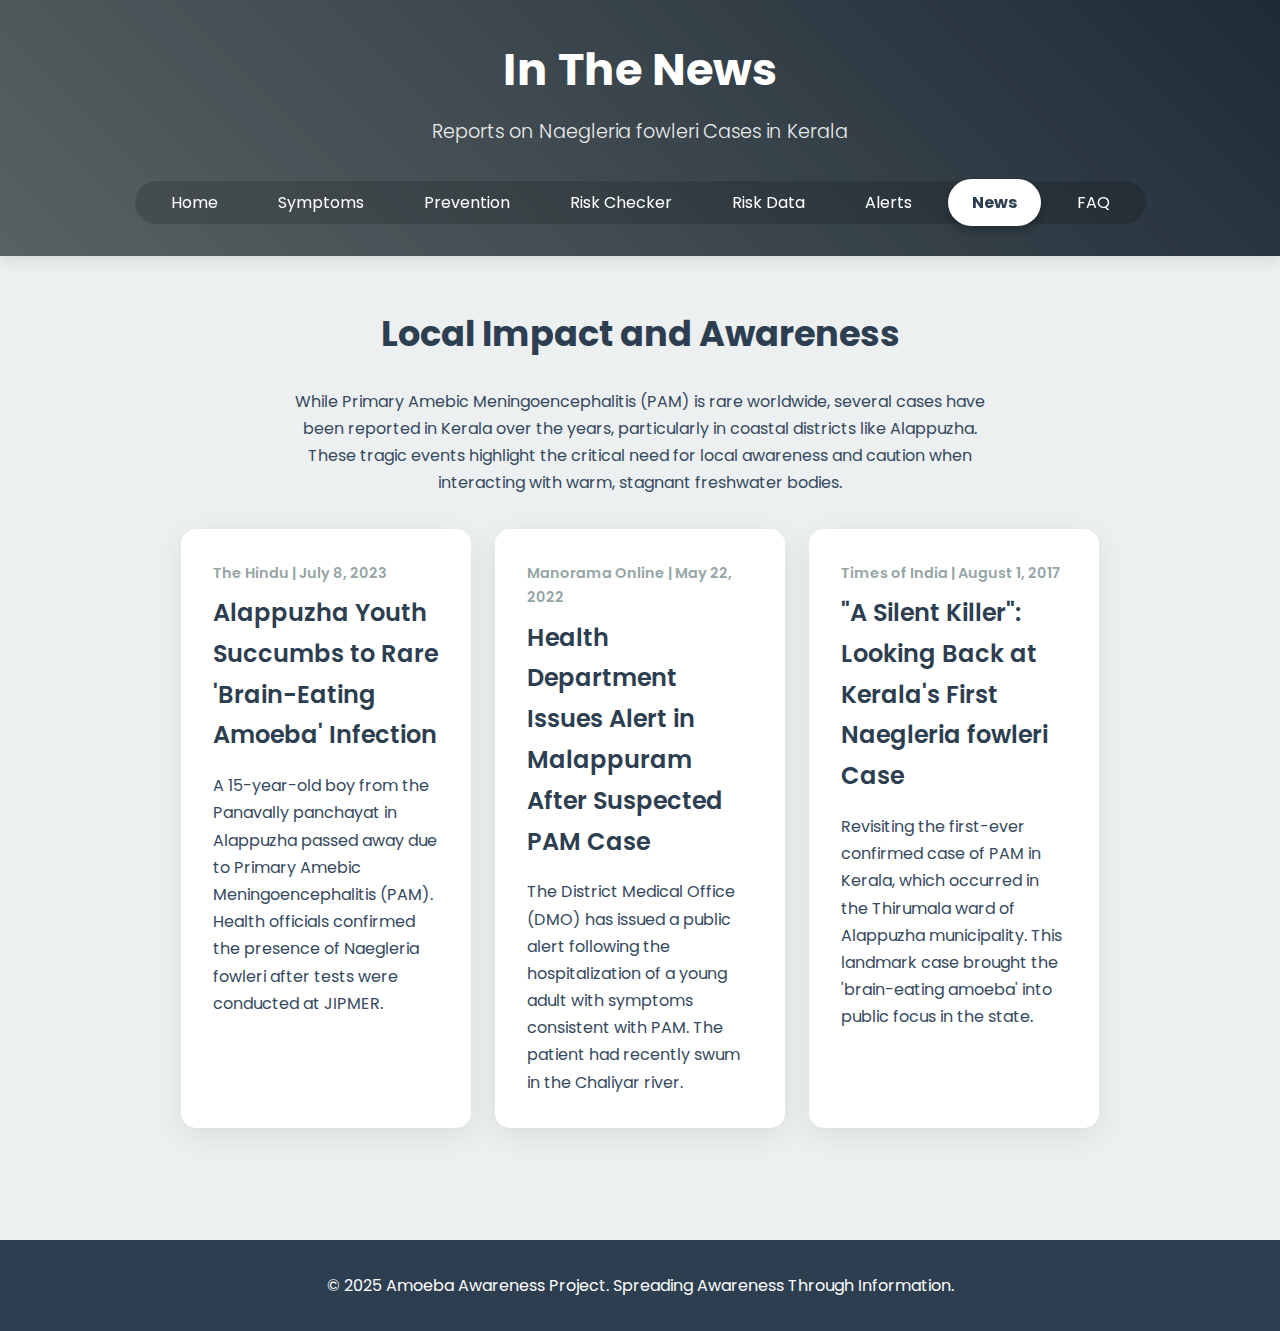
<file: news.html>
<!DOCTYPE html>
<html lang="en">

<head>
    <meta charset="UTF-8" />
    <meta name="viewport" content="width=device-width, initial-scale=1.0" />
    <title>In The News: Kerala Cases</title>
    <link rel="preconnect" href="https://fonts.googleapis.com">
    <link rel="preconnect" href="https://fonts.gstatic.com" crossorigin>
    <link href="https://fonts.googleapis.com/css2?family=Poppins:wght@300;400;600;700&display=swap" rel="stylesheet">
    <link rel="stylesheet" href="style.css" />
</head>

<body class="theme-news">
    <header>
        <h1>In The News</h1>
        <p>Reports on Naegleria fowleri Cases in Kerala</p>
        <nav>
            <a href="index.html">Home</a>
            <a href="symptoms.html">Symptoms</a>
            <a href="prevention.html">Prevention</a>
            <a href="risk_checker.html">Risk Checker</a>
            <a href="data_maps.html">Risk Data</a>

            <a href="notifications.html">Alerts</a>
            <a href="news.html" class="active-tab">News</a>
            <a href="faq.html">FAQ</a>
        </nav>
    </header>
    <main class="content">
        <section>
            <h2>Local Impact and Awareness</h2>
            <p style="text-align: center; max-width: 700px; margin: auto; margin-bottom: 2rem;">
                While Primary Amebic Meningoencephalitis (PAM) is rare worldwide, several cases have been reported in
                Kerala over the years, particularly in coastal districts like Alappuzha. These tragic events highlight
                the critical need for local awareness and caution when interacting with warm, stagnant freshwater
                bodies.
            </p>
            <div class="card-container">
                <div class="card">
                    <p class="news-source">The Hindu | July 8, 2023</p>
                    <h3>Alappuzha Youth Succumbs to Rare 'Brain-Eating Amoeba' Infection</h3>
                    <p>A 15-year-old boy from the Panavally panchayat in Alappuzha passed away due to Primary Amebic
                        Meningoencephalitis (PAM). Health officials confirmed the presence of Naegleria fowleri after
                        tests were conducted at JIPMER.</p>
                </div>
                <div class="card">
                    <p class="news-source">Manorama Online | May 22, 2022</p>
                    <h3>Health Department Issues Alert in Malappuram After Suspected PAM Case</h3>
                    <p>The District Medical Office (DMO) has issued a public alert following the hospitalization of a
                        young adult with symptoms consistent with PAM. The patient had recently swum in the Chaliyar
                        river.</p>
                </div>
                <div class="card">
                    <p class="news-source">Times of India | August 1, 2017</p>
                    <h3>"A Silent Killer": Looking Back at Kerala's First Naegleria fowleri Case</h3>
                    <p>Revisiting the first-ever confirmed case of PAM in Kerala, which occurred in the Thirumala ward
                        of Alappuzha municipality. This landmark case brought the 'brain-eating amoeba' into public
                        focus in the state.</p>
                </div>
            </div>
        </section>
    </main>
    <footer>
        <p>© 2025 Amoeba Awareness Project. Spreading Awareness Through Information.</p>
    </footer>
</body>

</html>
</file>
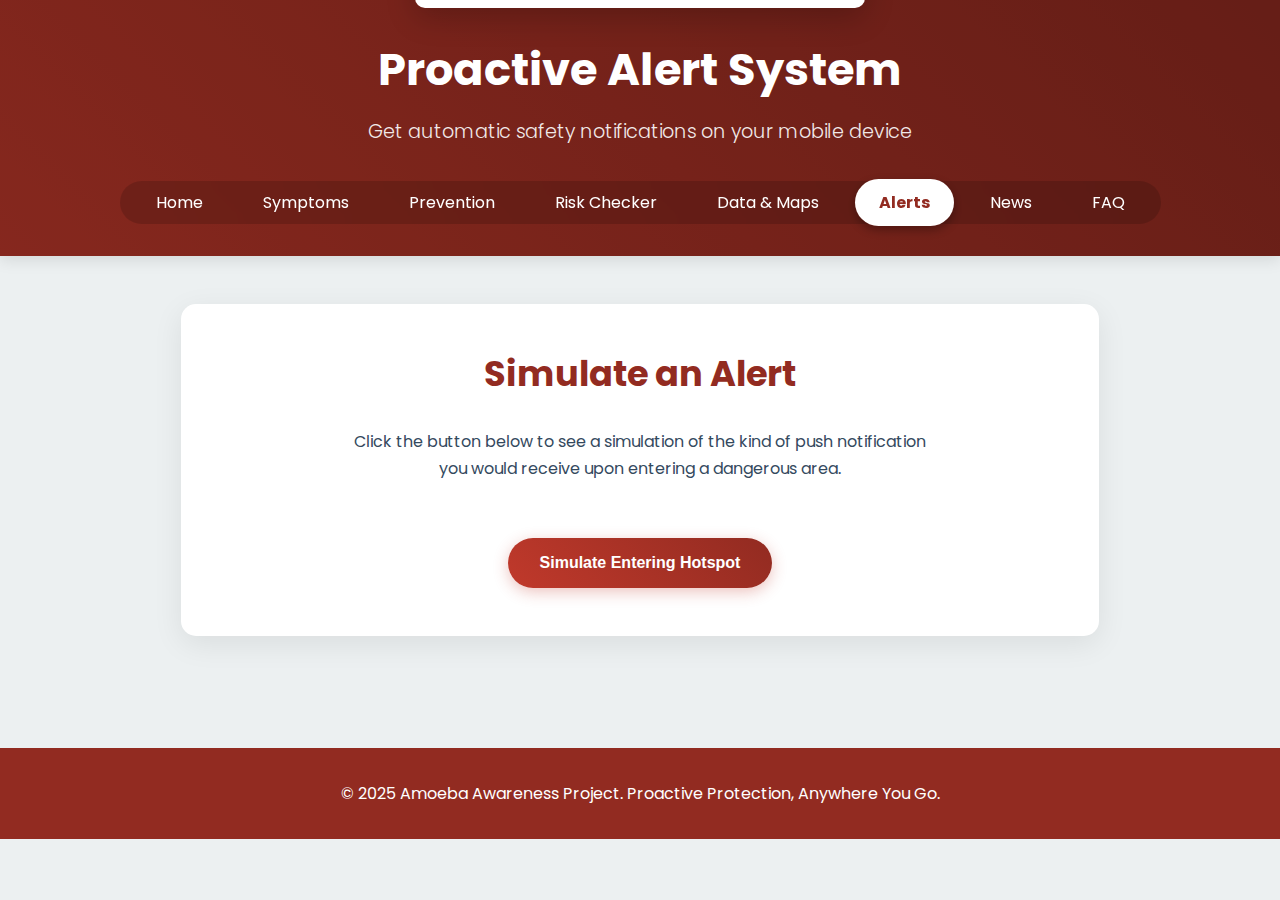
<file: notifications.html>
<!DOCTYPE html>
<html lang="en">

<head>
    <meta charset="UTF-8" />
    <meta name="viewport" content="width=device-width, initial-scale=1.0" />
    <title>Proactive Alert System</title>
    <link rel="preconnect" href="https://fonts.googleapis.com">
    <link rel="preconnect" href="https://fonts.gstatic.com" crossorigin>
    <link href="https://fonts.googleapis.com/css2?family=Poppins:wght@300;400;600;700&display=swap" rel="stylesheet">
    <link rel="stylesheet" href="style.css" />
</head>

<body class="theme-notifications">
    <div id="notificationBanner" class="notification-banner">
        <span class="notification-icon">⚠️</span>
        <div class="notification-text">
            <strong>High-Risk Area Alert</strong>
            <p>You have entered an area with a known high-risk waterbody. Tap for details.</p>
        </div>
        <span class="notification-close" onclick="closeNotification()">&times;</span>
    </div>
    <header>
        <h1>Proactive Alert System</h1>
        <p>Get automatic safety notifications on your mobile device</p>
        <nav>
            <a href="index.html">Home</a>
            <a href="symptoms.html">Symptoms</a>
            <a href="prevention.html">Prevention</a>
            <a href="risk_checker.html">Risk Checker</a>
            <a href="data_maps.html">Data & Maps</a>
           
            <a href="notifications.html" class="active-tab">Alerts</a>
            <a href="news.html">News</a>
            <a href="faq.html">FAQ</a>
        </nav>
    </header>
    <main class="content">
        <section class="live-map-section">
            <h2>Simulate an Alert</h2>
            <p style="text-align: center; max-width: 600px; margin: auto; margin-bottom: 2rem;">
                Click the button below to see a simulation of the kind of push notification you would receive upon
                entering a dangerous area.
            </p>
            <div class="buttons">
                <button class="btn btn-secondary" onclick="showNotification()">Simulate Entering Hotspot</button>
            </div>
        </section>
    </main>
    <footer>
        <p>© 2025 Amoeba Awareness Project. Proactive Protection, Anywhere You Go.</p>
    </footer>
    <script>
        const banner = document.getElementById('notificationBanner');
        function showNotification() { banner.classList.add('show'); setTimeout(() => { closeNotification(); }, 8000); }
        function closeNotification() { banner.classList.remove('show'); }
    </script>
</body>

</html>
</file>
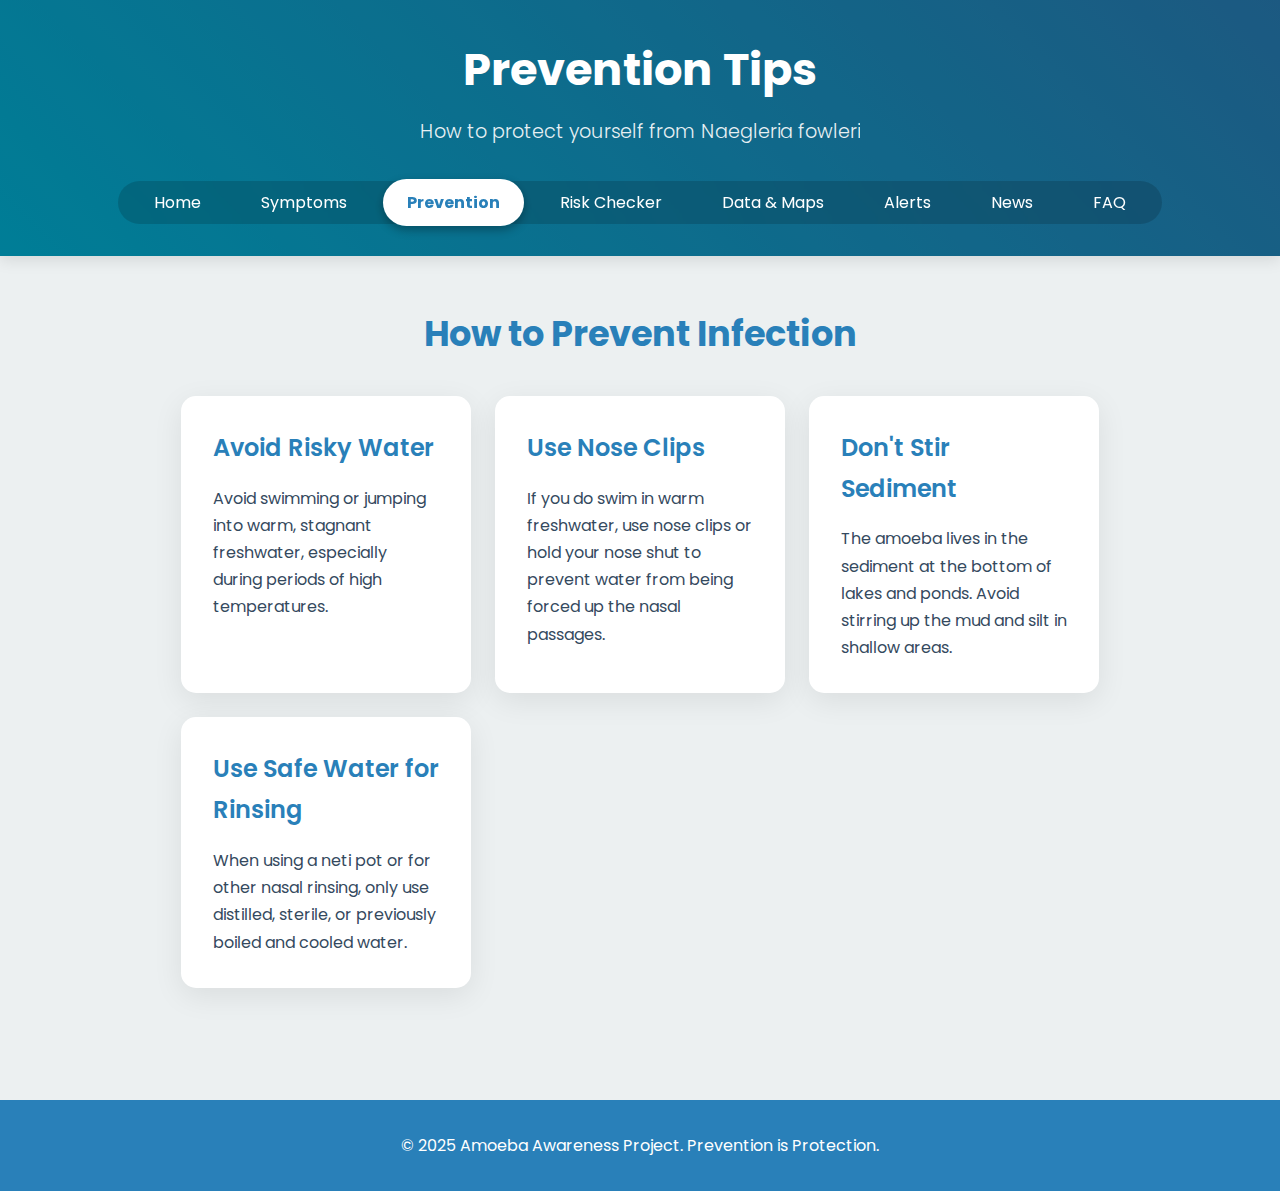
<file: prevention.html>
<!DOCTYPE html>
<html lang="en">

<head>
    <meta charset="UTF-8" />
    <meta name="viewport" content="width=device-width, initial-scale=1.0" />
    <title>Amoeba Infection Prevention</title>
    <link rel="preconnect" href="https://fonts.googleapis.com">
    <link rel="preconnect" href="https://fonts.gstatic.com" crossorigin>
    <link href="https://fonts.googleapis.com/css2?family=Poppins:wght@300;400;600;700&display=swap" rel="stylesheet">
    <link rel="stylesheet" href="style.css" />
</head>

<body class="theme-prevention">
    <header>
        <h1>Prevention Tips</h1>
        <p>How to protect yourself from Naegleria fowleri</p>
        <nav>
            <a href="index.html">Home</a>
            <a href="symptoms.html">Symptoms</a>
            <a href="prevention.html" class="active-tab">Prevention</a>
            <a href="risk_checker.html">Risk Checker</a>
            <a href="data_maps.html">Data & Maps</a>
            
            <a href="notifications.html">Alerts</a>
            <a href="news.html">News</a>
            <a href="faq.html">FAQ</a>
        </nav>
    </header>
    <main class="content">
        <section>
            <h2>How to Prevent Infection</h2>
            <div class="card-container">
                <div class="card">
                    <h3>Avoid Risky Water</h3>
                    <p>Avoid swimming or jumping into warm, stagnant freshwater, especially during periods of high
                        temperatures.</p>
                </div>
                <div class="card">
                    <h3>Use Nose Clips</h3>
                    <p>If you do swim in warm freshwater, use nose clips or hold your nose shut to prevent water from
                        being forced up the nasal passages.</p>
                </div>
                <div class="card">
                    <h3>Don't Stir Sediment</h3>
                    <p>The amoeba lives in the sediment at the bottom of lakes and ponds. Avoid stirring up the mud and
                        silt in shallow areas.</p>
                </div>
                <div class="card">
                    <h3>Use Safe Water for Rinsing</h3>
                    <p>When using a neti pot or for other nasal rinsing, only use distilled, sterile, or previously
                        boiled and cooled water.</p>
                </div>
            </div>
        </section>
    </main>
    <footer>
        <p>© 2025 Amoeba Awareness Project. Prevention is Protection.</p>
    </footer>
</body>

</html>
</file>
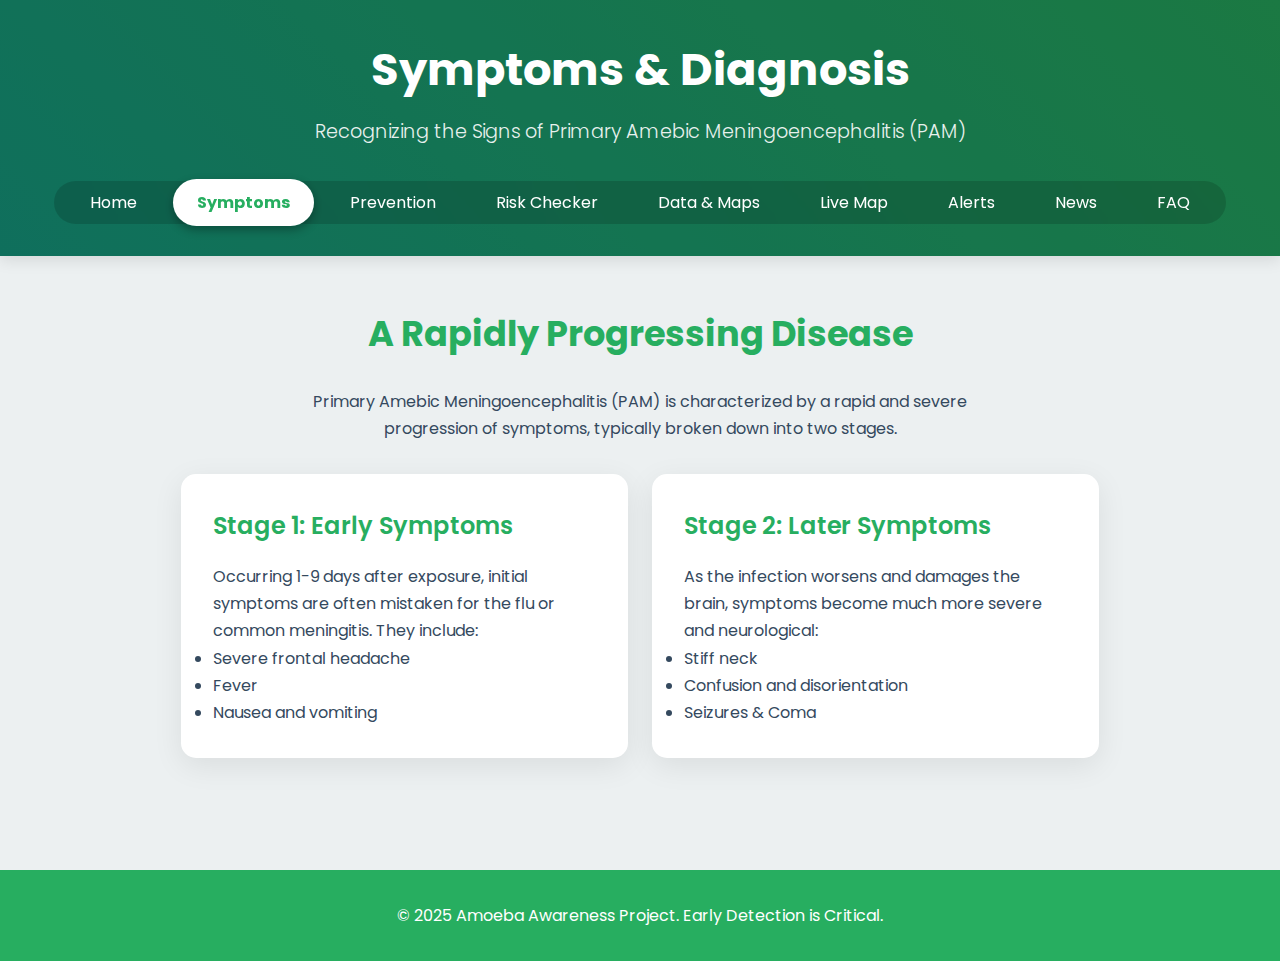
<file: symptoms.html>
<!DOCTYPE html>
<html lang="en">

<head>
    <meta charset="UTF-8" />
    <meta name="viewport" content="width=device-width, initial-scale=1.0" />
    <title>Symptoms & Diagnosis</title>
    <link rel="preconnect" href="https://fonts.googleapis.com">
    <link rel="preconnect" href="https://fonts.gstatic.com" crossorigin>
    <link href="https://fonts.googleapis.com/css2?family=Poppins:wght@300;400;600;700&display=swap" rel="stylesheet">
    <link rel="stylesheet" href="style.css" />
</head>

<body class="theme-symptoms">
    <header>
        <h1>Symptoms & Diagnosis</h1>
        <p>Recognizing the Signs of Primary Amebic Meningoencephalitis (PAM)</p>
        <nav>
            <a href="index.html">Home</a>
            <a href="symptoms.html" class="active-tab">Symptoms</a>
            <a href="prevention.html">Prevention</a>
            <a href="risk_checker.html">Risk Checker</a>
            <a href="data_maps.html">Data & Maps</a>
            <a href="live_map.html">Live Map</a>
            <a href="notifications.html">Alerts</a>
            <a href="news.html">News</a>
            <a href="faq.html">FAQ</a>
            
        </nav>
    </header>
    <main class="content">
        <section>
            <h2>A Rapidly Progressing Disease</h2>
            <p style="text-align: center; max-width: 700px; margin: auto; margin-bottom: 2rem;">
                Primary Amebic Meningoencephalitis (PAM) is characterized by a rapid and severe progression of symptoms,
                typically broken down into two stages.
            </p>
            <div class="card-container">
                <div class="card">
                    <h3>Stage 1: Early Symptoms</h3>
                    <p>Occurring 1-9 days after exposure, initial symptoms are often mistaken for the flu or common
                        meningitis. They include:</p>
                    <ul>
                        <li>Severe frontal headache</li>
                        <li>Fever</li>
                        <li>Nausea and vomiting</li>
                    </ul>
                </div>
                <div class="card">
                    <h3>Stage 2: Later Symptoms</h3>
                    <p>As the infection worsens and damages the brain, symptoms become much more severe and
                        neurological:</p>
                    <ul>
                        <li>Stiff neck</li>
                        <li>Confusion and disorientation</li>
                        <li>Seizures & Coma</li>
                    </ul>
                </div>
            </div>
        </section>
    </main>
    <footer>
        <p>© 2025 Amoeba Awareness Project. Early Detection is Critical.</p>
    </footer>
</body>

</html>
</file>
<file: style.css>
/* --- Professional Multi-Theme Style for Project A.W.A.R.E. --- */

/* 1. Global Styles & Font Import */
@import url('https://fonts.googleapis.com/css2?family=Poppins:wght@300;400;600;700&display=swap');

* {
    margin: 0;
    padding: 0;
    box-sizing: border-box;
}

html {
    scroll-behavior: smooth;
}

body {
    font-family: 'Poppins', sans-serif;
    background-color: #ecf0f1;
    color: #34495e;
    line-height: 1.7;
}

/* 2. Base Structure (Colors will be overridden by themes) */
header {
    color: white;
    padding: 2rem 1rem;
    text-align: center;
    box-shadow: 0 4px 15px rgba(0, 0, 0, 0.1);
    position: relative; /* Needed for ::before pseudo-element */
    z-index: 1; /* Ensure header content is above the pseudo-element */
}

/* Overlay for text readability over background image */
header::before {
    content: '';
    position: absolute;
    top: 0;
    left: 0;
    width: 100%;
    height: 100%;
    background-color: rgba(0, 0, 0, 0.3); /* Dark transparent overlay */
    z-index: -1; /* Place behind header content */
}


header h1 {
    font-size: 2.8rem;
    font-weight: 700;
    margin-bottom: 0.5rem;
}

header p {
    font-size: 1.2rem;
    font-weight: 300;
    opacity: 0.9;
}

nav {
    background-color: rgba(0, 0, 0, 0.15);
    border-radius: 50px;
    display: inline-block;
    padding: 0.5rem;
    margin-top: 2rem;
    backdrop-filter: blur(10px);
}

nav a {
    color: white;
    text-decoration: none;
    padding: 0.75rem 1.5rem;
    margin: 0 0.25rem;
    border-radius: 30px;
    font-weight: 400;
    transition: background-color 0.3s ease, color 0.3s ease;
}

/* --- ACTIVE TAB HIGHLIGHT --- */
nav a.active-tab {
    background-color: white;
    color: var(--theme-dark, #2c3e50); /* Use theme dark color */
    font-weight: 700;
    box-shadow: 0 4px 10px rgba(0, 0, 0, 0.3);
}

.content {
    padding: 3rem 1rem;
    max-width: 950px;
    margin: auto;
}

h2 {
    font-size: 2.2rem;
    font-weight: 700;
    margin-bottom: 1.5rem;
    text-align: center;
}

h3 {
    font-size: 1.5rem;
    font-weight: 600;
}

.card-container {
    display: grid;
    grid-template-columns: repeat(auto-fit, minmax(280px, 1fr));
    gap: 1.5rem;
    margin-top: 2rem;
}

.card {
    background: #ffffff;
    border-radius: 15px;
    padding: 2rem;
    box-shadow: 0 8px 30px rgba(0, 0, 0, 0.08);
    transition: transform 0.3s ease, box-shadow 0.3s ease;
}

.card:hover {
    transform: translateY(-10px);
    box-shadow: 0 12px 40px rgba(0, 0, 0, 0.12);
}

.card h3 {
    margin-bottom: 1rem;
    display: flex;
    align-items: center;
    gap: 0.75rem;
}

.card-icon {
    width: 28px;
    height: 28px;
}

.buttons {
    margin-top: 3rem;
    text-align: center;
}

.btn {
    display: inline-block;
    margin: 0.5rem;
    padding: 1rem 2rem;
    font-size: 1rem;
    font-weight: 600;
    color: white;
    text-decoration: none;
    border-radius: 50px;
    transition: all 0.3s ease;
    border: none;
    cursor: pointer;
}

.btn:hover {
    transform: scale(1.05);
}

footer {
    color: white;
    text-align: center;
    padding: 2rem;
    margin-top: 4rem;
}

/* --- PAGE-SPECIFIC THEMES --- */

/* Home Theme (Dark Blue with Amoeba BG) */
.theme-home {
    --theme-dark: #2c3e50; /* Primary Dark Blue */
    --theme-accent: #3498db;
    --theme-secondary: #16a085;
}

.theme-home header {
    background: var(--theme-dark);
    /* NEW: Using the generated amoeba image */
    background-image: url('assets/amoeba_banner.jpg'); /* Assuming the image is saved here */
    background-size: cover; /* Cover the entire header area */
    background-position: center center; /* Center the image */
    background-repeat: no-repeat; /* Ensure it doesn't tile */
}

.theme-home h2,
.theme-home h3 {
    color: var(--theme-dark);
}

.theme-home nav a:hover {
    background-color: rgba(255, 255, 255, 0.2);
}

.theme-home .card {
    border-top: 4px solid var(--theme-accent);
}

.theme-home .card-icon {
    fill: var(--theme-accent);
}

.theme-home .btn {
    background: linear-gradient(45deg, var(--theme-secondary), #1abc9c);
    box-shadow: 0 4px 15px rgba(22, 160, 133, 0.3);
}

.theme-home .btn-secondary {
    background: linear-gradient(45deg, var(--theme-accent), #3498db);
    box-shadow: 0 4px 15px rgba(52, 152, 219, 0.3);
}

.theme-home footer {
    background-color: var(--theme-dark);
}

/* Symptoms Theme (Clinical Green) */
.theme-symptoms {
    --theme-dark: #27ae60;
    --theme-accent: #2ecc71;
    --theme-secondary: #0077b6;
}

.theme-symptoms header {
    background: linear-gradient(45deg, #16a085, var(--theme-dark));
}

.theme-symptoms h2,
.theme-symptoms h3 {
    color: var(--theme-dark);
}

.theme-symptoms nav a:hover {
    background-color: rgba(255, 255, 255, 0.2);
}

.theme-symptoms .card {
    border-top-color: var(--theme-accent);
}

.theme-symptoms .card-icon {
    fill: var(--theme-accent);
}

.theme-symptoms footer {
    background-color: var(--theme-dark);
}

/* Prevention Theme (Calm Blue) */
.theme-prevention {
    --theme-dark: #2980b9;
    --theme-accent: #3498db;
    --theme-secondary: #16a085;
}

.theme-prevention header {
    background: linear-gradient(45deg, #00b4d8, var(--theme-dark));
}

.theme-prevention h2,
.theme-prevention h3 {
    color: var(--theme-dark);
}

.theme-prevention nav a:hover {
    background-color: rgba(255, 255, 255, 0.2);
}

.theme-prevention .card {
    border-top-color: var(--theme-accent);
}

.theme-prevention .card-icon {
    fill: var(--theme-accent);
}

.theme-prevention footer {
    background-color: var(--theme-dark);
}

/* Risk Checker Theme (Caution Yellow/Orange) */
.theme-risk-checker {
    --theme-dark: #d35400;
    --theme-accent: #f39c12;
    --theme-secondary: #c0392b;
}

.theme-risk-checker header {
    background: linear-gradient(45deg, #f39c12, var(--theme-dark));
}

.theme-risk-checker h2,
.theme-risk-checker h3 {
    color: var(--theme-dark);
}

.theme-risk-checker nav a:hover {
    background-color: rgba(255, 255, 255, 0.2);
}

.theme-risk-checker .card {
    border-top-color: var(--theme-accent);
}
.theme-risk-checker .btn {
    background: linear-gradient(45deg, var(--theme-accent), var(--theme-dark));
    box-shadow: 0 4px 15px rgba(243, 156, 18, 0.3);
    color: white; 
    font-weight: 700;
}

.theme-risk-checker .card-icon {
    fill: var(--theme-accent);
}

.theme-risk-checker footer {
    background-color: var(--theme-dark);
}

/* Data & Maps Theme (Deep Purple/Tech) */
.theme-datamaps {
    --theme-dark: #8e44ad;
    --theme-accent: #9b59b6;
    --theme-secondary: #2980b9;
}

.theme-datamaps header {
    background: linear-gradient(45deg, #4e54c8, var(--theme-dark));
}

.theme-datamaps h2,
.theme-datamaps h3 {
    color: var(--theme-dark);
}

.theme-datamaps nav a:hover {
    background-color: rgba(255, 255, 255, 0.2);
}

.theme-datamaps .card {
    border-top-color: var(--theme-accent);
}

.theme-datamaps .card-icon {
    fill: var(--theme-accent);
}

.theme-datamaps footer {
    background-color: var(--theme-dark);
}

/* Live Map Theme (Urgent Red) */
.theme-livemap {
    --theme-dark: #c0392b;
    --theme-accent: #e74c3c;
    --theme-secondary: #2980b9;
}

.theme-livemap header {
    background: linear-gradient(45deg, #e74c3c, var(--theme-dark));
}

.theme-livemap h2,
.theme-livemap h3 {
    color: var(--theme-dark);
}

.theme-livemap nav a:hover {
    background-color: rgba(255, 255, 255, 0.2);
}

.theme-livemap .card {
    border-top-color: var(--theme-accent);
}

.theme-livemap .card-icon {
    fill: var(--theme-accent);
}

.theme-livemap footer {
    background-color: var(--theme-dark);
}

/* Notifications/Alerts Theme (Dark Red) */
.theme-notifications {
    --theme-dark: #922b21;
    --theme-accent: #c0392b;
    --theme-secondary: #7b241c;
}

.theme-notifications header {
    background: linear-gradient(45deg, #c0392b, var(--theme-dark));
}

.theme-notifications h2,
.theme-notifications h3 {
    color: var(--theme-dark);
}

.theme-notifications nav a:hover {
    background-color: rgba(255, 255, 255, 0.2);
}

.theme-notifications .card {
    border-top-color: var(--theme-accent);
}

.theme-notifications .card-icon {
    fill: var(--theme-accent);
}

.theme-notifications .btn-secondary {
    background: linear-gradient(45deg, var(--theme-accent), var(--theme-dark));
    box-shadow: 0 4px 15px rgba(192, 57, 43, 0.3);
}

.theme-notifications footer {
    background-color: var(--theme-dark);
}

/* FAQ Theme (Neutral Gray) */
.theme-faq {
    --theme-dark: #7f8c8d;
    --theme-accent: #95a5a6;
    --theme-secondary: #2980b9;
}

.theme-faq header {
    background: linear-gradient(45deg, #bdc3c7, var(--theme-dark));
}

.theme-faq h2,
.theme-faq h3 {
    color: var(--theme-dark);
}

.theme-faq nav a:hover {
    background-color: rgba(255, 255, 255, 0.2);
}

.theme-faq .card {
    border-top-color: var(--theme-accent);
}

.theme-faq .card-icon {
    fill: var(--theme-accent);
}

.theme-faq footer {
    background-color: var(--theme-dark);
}
.theme-faq .btn {
    background: linear-gradient(45deg, #3498db, var(--theme-secondary));
    box-shadow: 0 4px 15px rgba(41, 128, 185, 0.3);
    color: white;
    font-weight: 600;
}
/* ... other styles remain the same ... */

/* FAQ Accordion Styles */
.faq-accordion {
    max-width: 800px;
    margin: 2rem auto;
}

.faq-item {
    background: #ffffff;
    border-radius: 10px;
    box-shadow: 0 4px 15px rgba(0, 0, 0, 0.05);
    margin-bottom: 1.5rem;
    overflow: hidden;
}

.faq-question {
    display: flex;
    justify-content: space-between;
    align-items: center;
    width: 100%;
    text-align: left;
    padding: 1.5rem;
    font-size: 1.2rem;
    font-weight: 600;
    cursor: pointer;
    background: transparent;
    border: none;
    color: var(--theme-dark);
}

.faq-question h3 {
    margin: 0;
    font-size: 1.2rem;
    flex-grow: 1;
}

.faq-arrow {
    font-size: 1.5rem;
    transition: transform 0.3s ease;
}

.faq-question.active .faq-arrow {
    transform: rotate(180deg);
}

.faq-answer {
    max-height: 0;
    overflow: hidden;
    transition: max-height 0.3s ease-out;
    padding: 0 1.5rem; /* Padding will be added when content is visible */
}

.faq-answer p {
    margin-top: 0;
    padding-bottom: 1.5rem;
    color: #555;
}
/* News Page Theme (Journalistic Black & White) */
.theme-news {
    --theme-dark: #2c3e50;
    --theme-accent: #34495e;
    --theme-secondary: #7f8c8d;
}

.theme-news header {
    background: linear-gradient(45deg, #7f8c8d, var(--theme-dark));
}

.theme-news h2,
.theme-news h3 {
    color: var(--theme-dark);
}

.theme-news nav a:hover {
    background-color: rgba(255, 255, 255, 0.2);
}

.theme-news .card {
    border-top-color: var(--theme-accent);
}

.theme-news .card-icon {
    fill: var(--theme-accent);
}

.theme-news footer {
    background-color: var(--theme-dark);
}

/* Styling for the news source text */
.news-source {
    font-size: 0.9rem;
    font-weight: 600;
    color: #95a5a6;
    margin-bottom: 0.5rem;
    text-align: left;
}

/* Other styles */
form {
    background: white;
    padding: 2.5rem;
    border-radius: 15px;
    box-shadow: 0 8px 30px rgba(0, 0, 0, 0.08);
}

label {
    font-weight: 600;
}

input,
select,
textarea {
    width: 100%;
    padding: 0.75rem 1rem;
    margin-top: 0.5rem;
    margin-bottom: 1.5rem;
    border: 1px solid #ccc;
    border-radius: 8px;
    font-size: 1rem;
    font-family: 'Poppins', sans-serif;
    transition: border-color 0.3s ease, box-shadow 0.3s ease;
}

textarea {
    resize: vertical;
}

input:focus,
select:focus,
textarea:focus {
    outline: none;
    box-shadow: 0 0 0 3px rgba(44, 62, 80, 0.2);
}

.result-box {
    margin-top: 2rem;
    padding: 2rem;
    border-radius: 15px;
    border: 2px solid #ccc;
    background-color: #fff;
    text-align: center;
}

.risk-title {
    font-weight: bold;
}

.result-high {
    border-color: #c0392b;
    color: #c0392b;
    background-color: #fbeae8;
}

.result-medium {
    border-color: #f39c12;
    color: #f39c12;
    background-color: #fef5e7;
}

.result-low {
    border-color: #16a085;
    color: #16a085;
    background-color: #e8f8f5;
}

.video-section {
    margin-top: 50px;
    text-align: center;
}

.video-container {
    max-width: 800px;
    margin: auto;
    border-radius: 8px;
    overflow: hidden;
    box-shadow: 0 4px 15px rgba(0, 0, 0, 0.1);
}

video {
    display: block;
    background-color: #000;
}

.live-map-section {
    text-align: center;
    background: #fff;
    padding: 2.5rem;
    border-radius: 15px;
    box-shadow: 0 8px 30px rgba(0, 0, 0, 0.08);
}

.live-result-box {
    margin-top: 2rem;
    padding: 1.5rem;
    border-radius: 10px;
    font-size: 1.1rem;
    font-weight: 500;
    transition: all 0.3s ease;
    border: 2px solid #ccc;
}

.live-result-box.pending {
    background-color: #eaf6ff;
    border-color: #34495e;
    color: #34495e;
}

.live-result-box.success {
    background-color: #e8f8f5;
    border-color: #16a085;
    color: #16a085;
}

.live-result-box.error {
    background-color: #fbeae8;
    border-color: #c0392b;
    color: #c0392b;
}

.notification-banner {
    display: flex;
    align-items: center;
    position: fixed;
    top: -100px;
    left: 50%;
    transform: translateX(-50%);
    width: 90%;
    max-width: 450px;
    background-color: #fff;
    color: #333;
    padding: 1rem;
    border-radius: 10px;
    box-shadow: 0 10px 30px rgba(0, 0, 0, 0.2);
    z-index: 1000;
    transition: top 0.5s ease-in-out;
}

.notification-banner.show {
    top: 20px;
}

.notification-icon {
    font-size: 1.5rem;
    margin-right: 1rem;
}

.notification-text strong {
    font-weight: 600;
    display: block;
}

.notification-text p {
    font-size: 0.9rem;
    margin: 0;
}

.notification-close {
    margin-left: auto;
    font-size: 1.5rem;
    cursor: pointer;
    color: #aaa;
}

.ask-question-section {
    margin-top: 4rem;
    padding-top: 3rem;
    border-top: 1px solid #ddd;
}

.form-confirmation {
    display: none;
    margin-top: 1.5rem;
    padding: 1rem;
    border-radius: 8px;
    background-color: #e8f8f5;
    color: #16a085;
    border: 1px solid #16a085;
    font-weight: 500;
    text-align: center;
}

@media (max-width: 768px) {
    header h1 {
        font-size: 2.2rem;
    }

    nav {
        width: 90%;
    }

    nav a {
        display: block;
        margin: 0.5rem 0;
    }

    .btn {
        width: 80%;
    }
}

/* --- India Map & Selector Styles --- */
#indiaMap {
    width: 100%;
    height: 700px;
    margin: auto;
}

.state {
    cursor: pointer;
    stroke: #fff;
    stroke-width: 1;
}

.waterbody {
    cursor: pointer;
    stroke: #000;
    stroke-width: 1;
}

.tooltip {
    position: absolute;
    background: rgba(0, 0, 0, 0.7);
    color: #fff;
    padding: 0.5rem;
    border-radius: 5px;
    pointer-events: none;
    font-size: 0.9rem;
}

.data-panel {
    margin-top: 2rem;
    padding: 1.5rem;
    background-color: #f7f7f7;
    border-radius: 10px;
    box-shadow: 0 4px 10px rgba(0, 0, 0, 0.05);
}

.data-panel h3 {
    margin-bottom: 0.5rem;
}

.legend-container {
    display: flex;
    justify-content: center;
    gap: 2rem;
    margin-top: 2rem;
}

.legend-item {
    display: flex;
    align-items: center;
    font-weight: 500;
}

.legend-color {
    display: inline-block;
    width: 1.5rem;
    height: 1.5rem;
    border-radius: 50%;
    margin-right: 0.5rem;
}

.legend-color.high {
    background-color: #c0392b;
}

.legend-color.medium {
    background-color: #f39c12;
}

.legend-color.low {
    background-color: #16a085;
}

.selection-section {
    text-align: center;
}

.selection-form {
    max-width: 400px;
    margin: 1rem auto 2rem;
    text-align: left;
}

.selection-form label {
    display: block;
    margin-bottom: 0.5rem;
}

.selection-form select {
    margin-bottom: 0;
}
</file>
